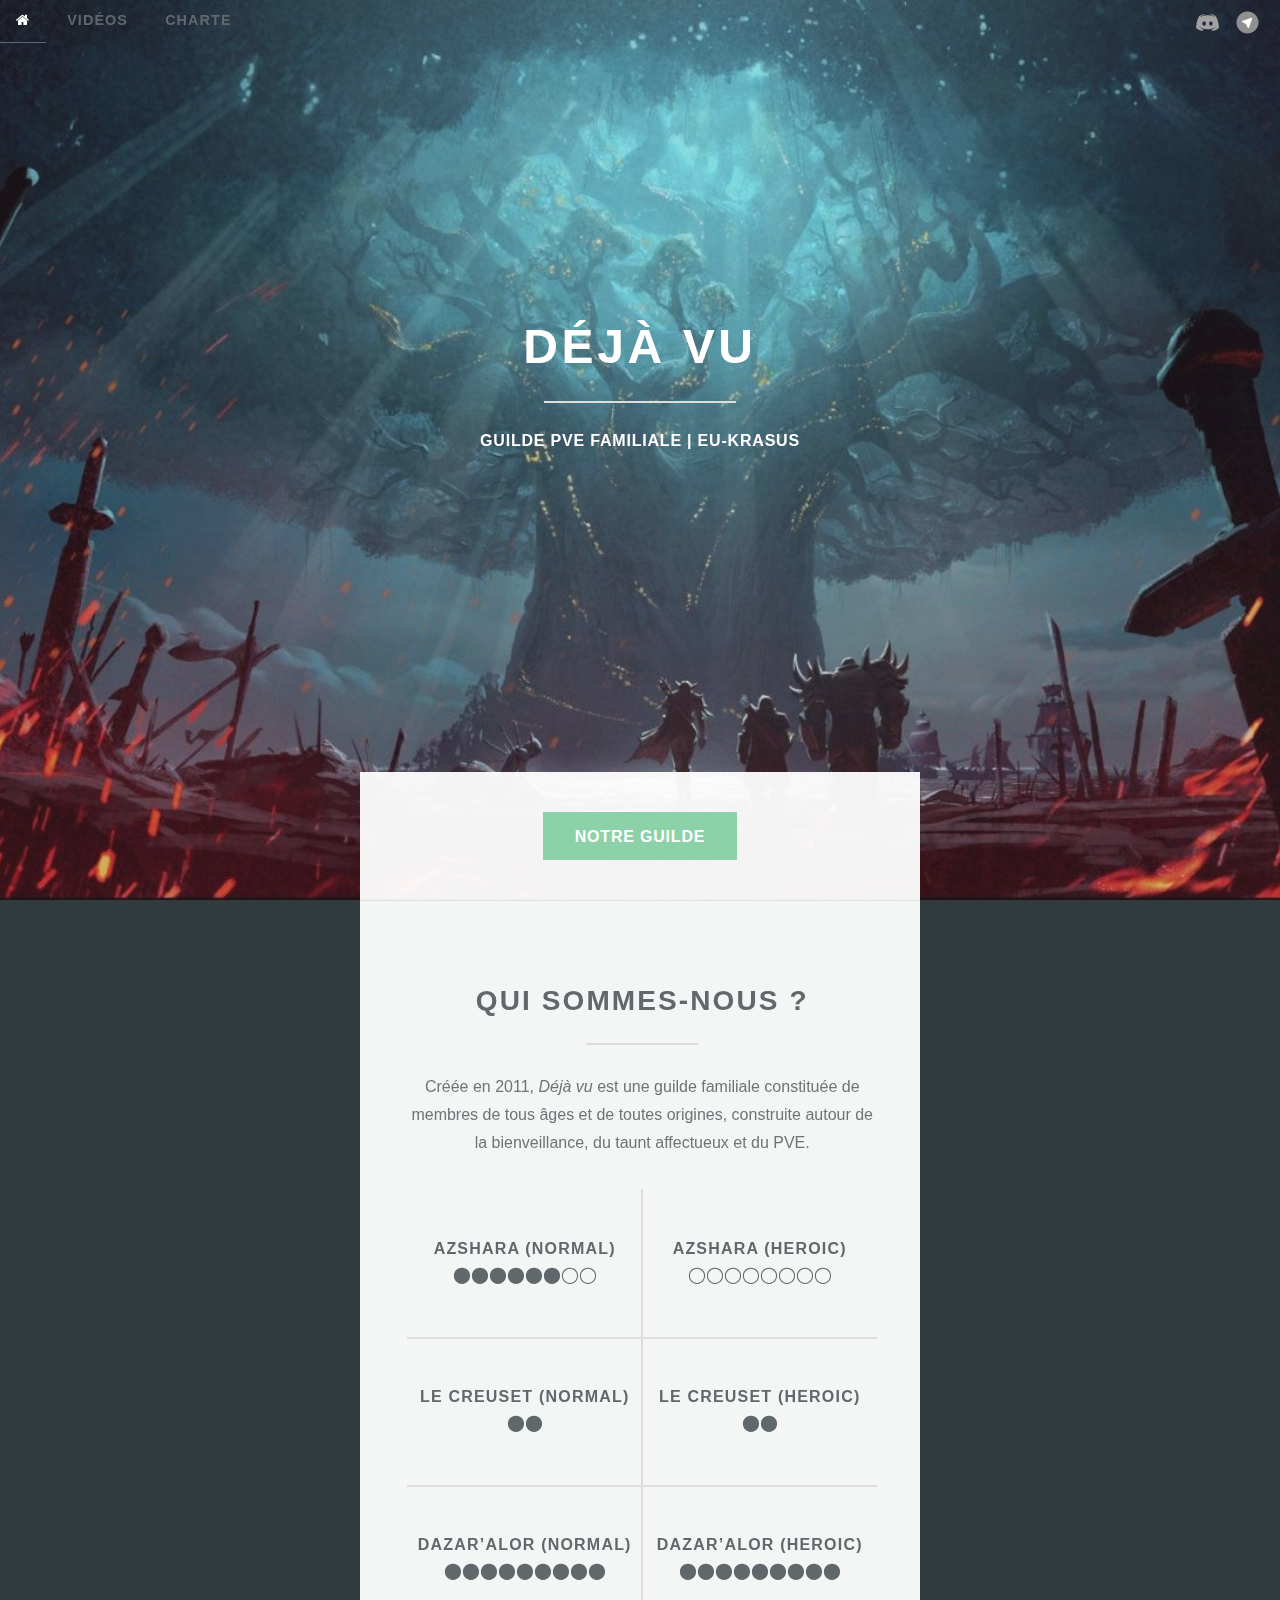
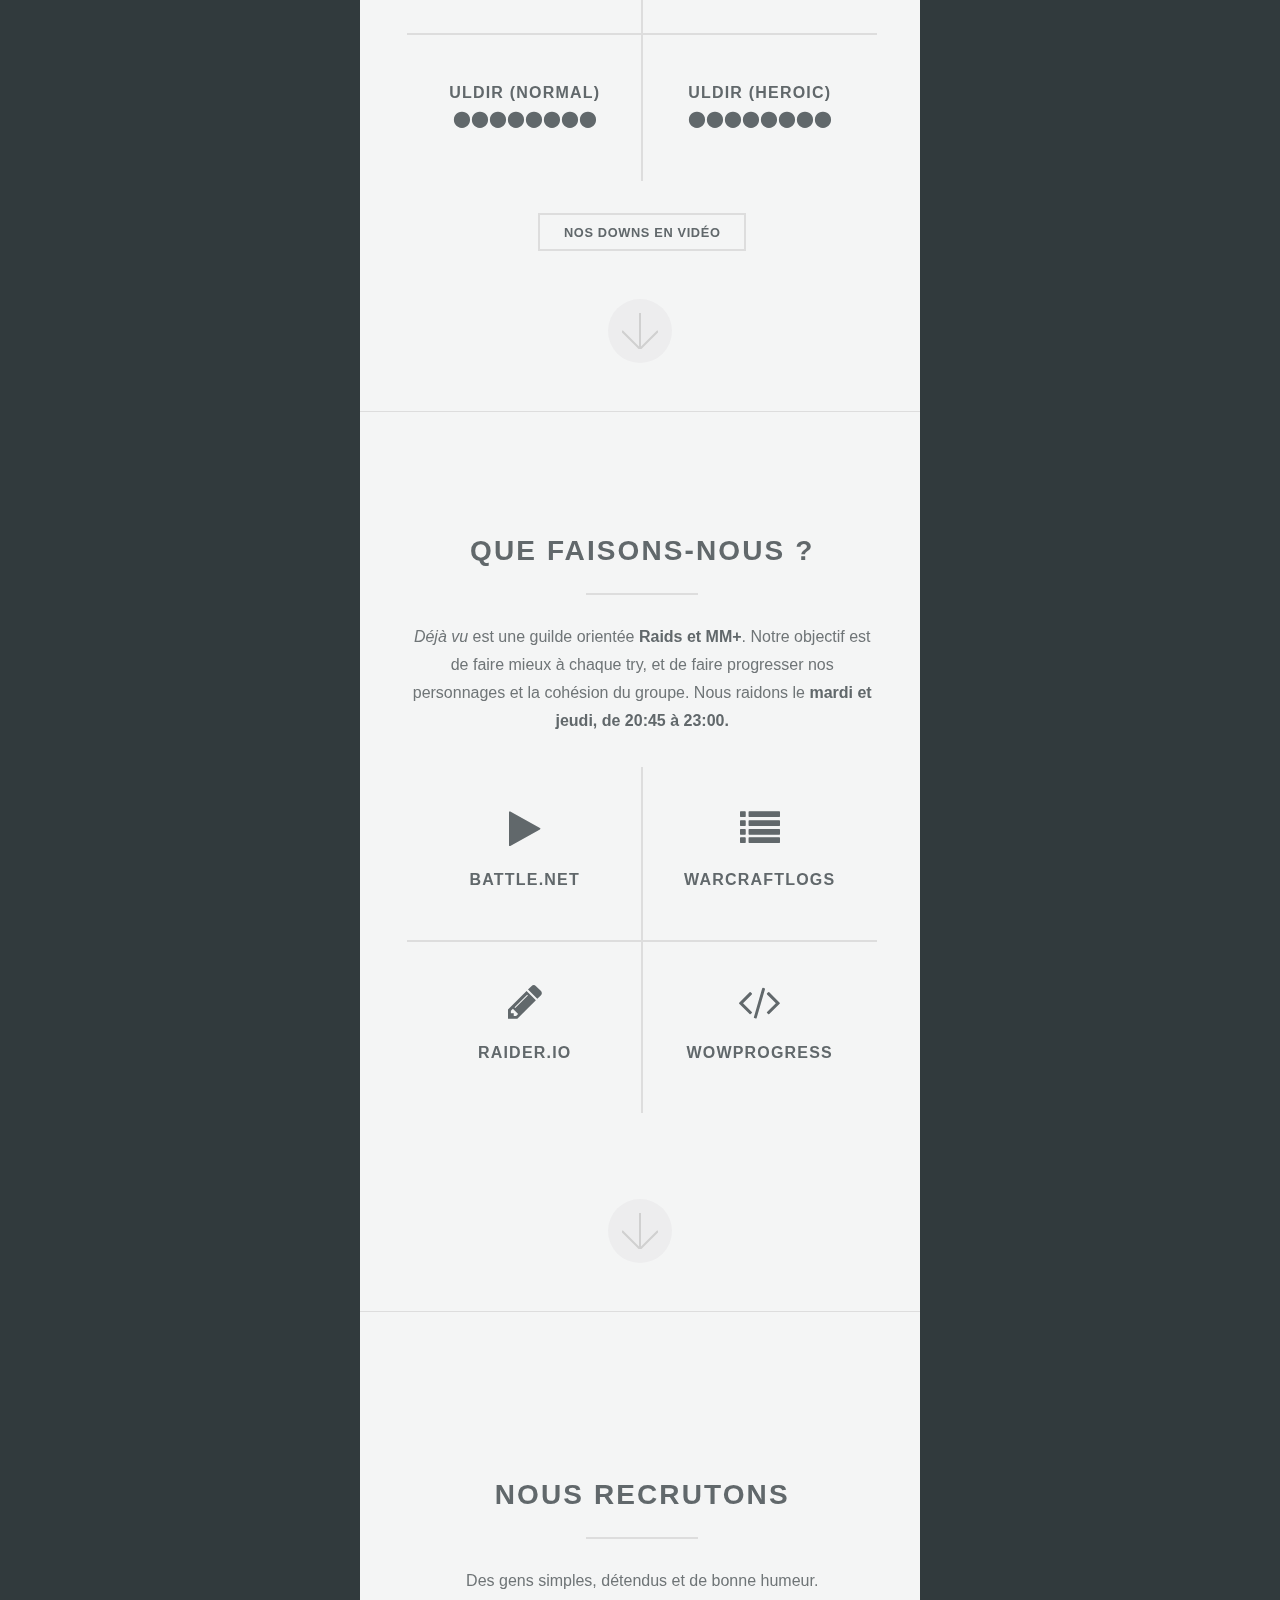
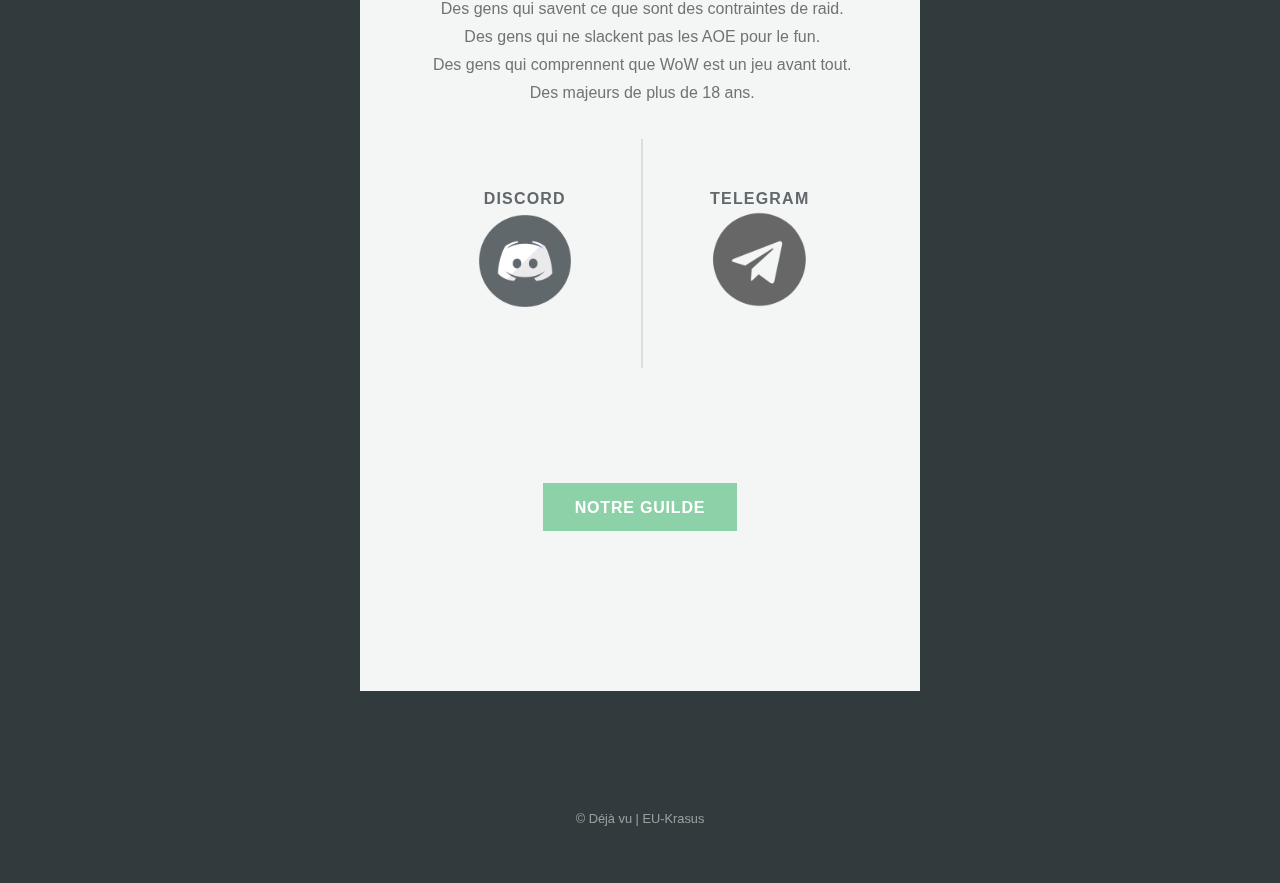
<file: index.html>
<!DOCTYPE HTML>
<!--
  Highlights by HTML5 UP
  html5up.net | @ajlkn
  Free for personal and commercial use under the CCA 3.0 license (html5up.net/license)
-->
<html>
  <head>
    <title>Déjà vu | Krasus</title>
    <meta charset="utf-8" />
    <meta name="viewport" content="width=device-width, initial-scale=1, user-scalable=no" />
    <link rel="stylesheet" href="assets/css/main.css" />
        <link rel="icon" type="image/png" href="images/dejavu-logo.png" />
  </head>
  <body class="is-preload">

    <!-- Navigation bar -->
            <nav class="navibar">
        <div class="navleft">
          <h4>
            <a href="#" style="border-bottom: 1px solid #61686b"><i class="icon fa-home"></i></a>
             <a href="./pages/videos/index.html">Vidéos</a>
             <a href="">Charte</a>
          </h4>
        </div>
        <div class="navright">
          <h4>
            <a href="https://discord.gg/dx2JhQP">
          <img src="images/discord-color.png" title="Déjà vu | Discord" style="width:25px;height:25px;">
            </a>
             <a href="https://t.me/joinchat/C3DW2lCmJsIfgp67DYXGvw">
          <img src="images/telegram-color.png" title="Déjà vu | Telegram" style="width:25px;height:25px;">
            </a>
           </h4>
        </div>
            </nav>

    <!-- Header -->
      <section id="header">
        <header class="major">
          <h1>Déjà vu</h1>
          <p>Guilde PVE familiale | EU-Krasus</a></p>
        </header>
        <div class="container">
          <ul class="actions special">
            <li><a href="#one" class="button primary scrolly">Notre guilde</a></li>
          </ul>
        </div>
      </section>

    <!-- One -->
      <section id="one" class="main special">
        <div class="container">
          <span class="image fit primary"><img src="images/pic01.jpg" alt="" /></span>
          <div class="content">
            <header class="major">
              <h2>Qui sommes-nous ?</h2>
            </header>
            <p>Créée en 2011, <i>Déjà vu</i> est une guilde familiale constituée de membres de tous âges et de toutes origines, construite autour de la bienveillance, du taunt affectueux et du PVE.</p>
                             <ul class="icons-grid">
              <li>
                                <h3><span>Azshara (Normal)</span></h3>
                                <span><a target="_blank" href="" title="Commandant Abyssal Sivara (Normal) | 2019-07-11">⬤</a><a target="_blank" href="#" title="Béhémot des flots noirs (Normal) | 2019-07-11">⬤</a><a target="_blank" href="" title="Radiance d'Azshara (Normal) | 2019-07-11">⬤</a><a target="_blank" href="" title="Dame Priscilla Corsandre (Normal) | 2019-07-11">⬤</a><a target="_blank" href="" title="Orgozoa (Normal) | 2019-07-11">⬤</a><a target="_blank" href="" title="La Cour de la Reine (Normal) | 2019-07-11">⬤</a><a target="_blank" href="" title="Za'qul (Normal) | 2019--">◯</a><a target="_blank" href="#" title="Reine Azshara (Normal) | 2019--">◯</a></span>
              </li>
              <li>
                                <h3><span>Azshara (Heroic)</span></h3>
                                <span><a target="_blank" href="" title="Commandant Abyssal Sivara (Heroic) | 2019--">◯</a><a target="_blank" href="#" title="Béhémot des flots noirs (Heroic) | 2019--">◯</a><a target="_blank" href="" title="Radiance d'Azshara (Normal) | 2019--">◯</a><a target="_blank" href="" title="Dame Priscilla Corsandre (Heroic) | 2019--">◯</a><a target="_blank" href="" title="Orgozoa (Heroic) | 2019--">◯</a><a target="_blank" href="" title="La Cour de la Reine (Heroic) | 2019--">◯</a><a target="_blank" href="" title="Za'qul (Heroic) | 2019--">◯</a><a target="_blank" href="#" title="Reine Azshara (Heroic) | 2019--">◯</a></span>
              </li>
              <li>
                                <h3><span>Le Creuset (Normal)</span></h3>
                                <span><a target="_blank" href="" title="La cabale insatiable (Normal) | 2019-04-18">⬤</a><a target="_blank" href="#" title="Uu’nat, héraut du Vide (Normal) | 2019-04-18">⬤</a></span>
              </li>
              <li>
                                <h3><span>Le Creuset (Heroic)</span></h3>
                                <span><a target="_blank" href="" title="La cabale insatiable (Heroic) | 2019-06-25">⬤</a><a target="_blank" href="#" title="Uu’nat, héraut du Vide (Heroic) | 2019-07-09">⬤</a></span>
              </li>
              <li>
                                <h3><span>Dazar’alor (Normal)</span></h3>
                                <span><a target="_blank" href="" title="Champion de la Lumière (Normal) | 2019-01-24">⬤</a><a target="_blank" href="#" title="Maîtres du jadefeu Manceroy et Mestrah (Normal) | 2019-01-24">⬤</a><a target="_blank" href="" title="Grong, le seigneur de la jungle (Normal) | 2019-01-24">⬤</a><a target="_blank" href="" title="Opulence (Normal) | 2019-01-30">⬤</a><a target="_blank" href="" title="Conseil des Élus (Normal) | 2019-01-30">⬤</a><a target="_blank" href="" title="Roi Rastakhan (Normal) | 2019-02-06">⬤</a><a target="_blank" href="" title="Grand Bricoleur Mekkanivelle (Normal) | 2019-02-12">⬤</a><a target="_blank" href="#" title="Rempart tempétueux (Normal) | 2019-02-19">⬤</a><a target="_blank" href="#" title="Dame Jaina Portvaillant (Normal) | 2019-02-21">⬤</a></span>
              </li>
              <li>
                                <h3><span>Dazar’alor (Heroic)</span></h3>
                                <span><a target="_blank" href="" title="Champion de la Lumière (Heroic) | 2019-02-14">⬤</a><a target="_blank" href="#" title="Maîtres du jadefeu Manceroy et Mestrah (Heroic) | 2019-02-28">⬤</a><a target="_blank" href="" title="Grong, le seigneur de la jungle (Normal) | 2019-02-05">⬤</a><a target="_blank" href="" title="Opulence (Heroic) | 2019-02-07">⬤</a><a target="_blank" href="" title="Conseil des Élus (Heroic) | 2019-03-19">⬤</a><a target="_blank" href="" title="Roi Rastakhan (Heroic) | 2019-04-09">⬤</a><a target="_blank" href="" title="Grand Bricoleur Mekkanivelle (Heroic) | 2019-05-21">⬤</a><a target="_blank" href="#" title="Rempart tempétueux (Heroic) | 2019-05-23">⬤</a><a target="_blank" href="#" title="Dame Jaina Portvaillant (Heroic) | 2019-06-13">⬤</a></span>
              </li>
              <li>
                                <h3><span>Uldir (Normal)</span></h3>
                                <span><a target="_blank" href="#" title="Taloc (Normal) | 2018-10-04">⬤</a><a target="_blank" href="#" title="DAME (Normal) | 2018-10-04">⬤</a><a target="_blank" href="#" title="Dévoreur fétide (Normal) | 2018-10-04">⬤</a><a target="_blank" href="#" title="Zek'voz (Normal) | 2018-10-04">⬤</a><a target="_blank" href="#" title="Vectis (Normal) | 2018-10-09">⬤</a><a target="_blank" href="#" title="Zul (Normal) | 2018-10-23">⬤</a><a target="_blank" href="#" title="Mythrax (Normal) | 2018-10-30">⬤</a><a target="_blank" href="#" title="G'huun (Normal) | 2018-11-06">⬤</a></span>
              </li>
              <li>
                                <h3><span>Uldir (Heroic)</span></h3>
                                <span><a target="_blank" href="https://youtu.be/N-NeASnmmHc" title="Taloc (Heroic) | 2018-10-16">⬤</a><a target="_blank" href="#" title="DAME (Heroic) | 2018-10-16">⬤</a><a target="_blank" href="https://youtu.be/ZGjt_FMO7Nw" title="Dévoreur fétide (Heroic) | 2018-11-06">⬤</a><a target="_blank" href="https://youtu.be/8KSFFfscDOA" title="Vectis (Heroic) | 2018-11-13">⬤</a><a target="_blank" href="https://youtu.be/85dafSfQOew" title="Zek'voz (Heroic) | 2018-11-27">⬤</a><a target="_blank" href="https://youtu.be/jrO5n_X6Dzw" title="Zul (Heroic) | 2019-01-08">⬤</a><a target="_blank" href="https://youtu.be/Ba7vTWl0fBA" title="Mythrax (Heroic) | 2019-01-10">⬤</a><a target="_blank" href="#" title="G'huun (Heroic) | 2019-01-18">⬤</a></span>
              </li>
            </ul>
          <ul class="actions special">
            <li><a href="pages/videos/index.html" class="button small">Nos downs en vidéo</a></li>
          </ul>
          </div>
          <a href="#two" class="goto-next scrolly">Next</a>
        </div>
      </section>

    <!-- Two -->
      <section id="two" class="main special">
        <div class="container">
          <span class="image fit primary"><img src="images/pic01.jpg" alt="" /></span>
          <div class="content">
            <header class="major">
              <h2>Que faisons-nous ?</h2>
            </header>
                        <p><i>Déjà vu</i> est une guilde orientée <b>Raids et MM+</b>. Notre objectif est de faire mieux à chaque try, et de faire progresser nos personnages et la cohésion du groupe. Nous raidons le <b>mardi et jeudi, de 20:45 à 23:00.</b>
            <ul class="icons-grid">
              <li>
                <a target="_blank" href="http://eu.battle.net/wow/fr/guild/krasus/D%C3%A9j%C3%A0%20vu/"><span class="icon major fa-play"></span>
                <h3>Battle.net</h3></a>
              </li>
              <li>
                <a target="_blank" href="https://www.warcraftlogs.com/guild/reports-list/70836/"><span class="icon major fa-list"></span>
                <h3>Warcraftlogs</h3></a>
              </li>
              <li>
                <a target="_blank" href="https://raider.io/guilds/eu/krasus/D%C3%A9j%C3%A0%20vu"><span class="icon major fa-pencil"></span>
                <h3>Raider.io</h3></a>
              </li>
              <li>
                <a target="_blank" href="https://www.wowprogress.com/guild/eu/krasus/D%C3%A9j%C3%A0+vu"><span class="icon major fa-code"></span>
                <h3>WoWProgress</h3></a>
              </li>
            </ul>
          </div>
          <a href="#three" class="goto-next scrolly">Next</a>
        </div>
      </section>

    <!-- Three -->
      <section id="three" class="main special">
        <div class="container">
          <span class="image fit primary"><img src="images/pic01.jpg" alt="" /></span>
          <div class="content">
            <header class="major">
              <h2>Nous recrutons</h2>
            </header>
            <p>
              Des gens simples, détendus et de bonne humeur.</br>
              Des gens qui savent ce que sont des contraintes de raid.</br>
              Des gens qui ne slackent pas les AOE pour le fun.</br>
              Des gens qui comprennent que WoW est un jeu avant tout.</br>
              Des majeurs de plus de 18 ans.
            </p>
                             <ul class="icons-grid">
              <li>
              <h3>Discord</h3>
               <a href="https://discord.gg/dx2JhQP">
                <img src="images/discord.png" title="" style="width:100px;height:100px;border:0;">
              </a>
              </li>
              <li>
              <h3>Telegram</h3>
               <a href="https://t.me/joinchat/C3DW2lCmJsIfgp67DYXGvw">
                <img src="images/telegram.png" title="" style="width:100px;height:100px;border:0;">
              </a>
              </li>
            </ul>
          </div>
          <ul class="actions special">
            <li><a href="#one" class="button primary scrolly">Notre guilde</a></li>
          </ul>
        </div>
      </section>

    <!-- Footer -->
      <section id="footer">

        <footer>
          <ul class="copyright">
            <li>&copy; Déjà vu | EU-Krasus</li>
          </ul>
        </footer>
      </section>

    <!-- Scripts -->
      <script src="assets/js/jquery.min.js"></script>
      <script src="assets/js/jquery.scrollex.min.js"></script>
      <script src="assets/js/jquery.scrolly.min.js"></script>
      <script src="assets/js/browser.min.js"></script>
      <script src="assets/js/breakpoints.min.js"></script>
      <script src="assets/js/util.js"></script>
      <script src="assets/js/main.js"></script>

  </body>
</html>
</file>
<file: assets/css/main.css>
@import url("font-awesome.min.css");
@import url("menubar.css");
@import url("../fonts/font-awesome");

/*
  Highlights by HTML5 UP
  html5up.net | @ajlkn
  Free for personal and commercial use under the CCA 3.0 license (html5up.net/license)
*/

html, body, div, span, applet, object,
iframe, h1, h2, h3, h4, h5, h6, p, blockquote,
pre, a, abbr, acronym, address, big, cite,
code, del, dfn, em, img, ins, kbd, q, s, samp,
small, strike, strong, sub, sup, tt, var, b,
u, i, center, dl, dt, dd, ol, ul, li, fieldset,
form, label, legend, table, caption, tbody,
tfoot, thead, tr, th, td, article, aside,
canvas, details, embed, figure, figcaption,
footer, header, hgroup, menu, nav, output, ruby,
section, summary, time, mark, audio, video {
  margin: 0;
  padding: 0;
  border: 0;
  font-size: 100%;
  font: inherit;
  vertical-align: baseline;}

article, aside, details, figcaption, figure,
footer, header, hgroup, menu, nav, section {
  display: block;}

body {
  line-height: 1;
}

ol, ul {
  list-style: none;
}

blockquote, q {
  quotes: none;
}

  blockquote:before, blockquote:after, q:before, q:after {
    content: '';
    content: none;
  }

table {
  border-collapse: collapse;
  border-spacing: 0;
}

body {
  -webkit-text-size-adjust: none;
}

mark {
  background-color: transparent;
  color: inherit;
}

input::-moz-focus-inner {
  border: 0;
  padding: 0;
}

input, select, textarea {
  -moz-appearance: none;
  -webkit-appearance: none;
  -ms-appearance: none;
  appearance: none;
}

/* Basic */

  html {
    box-sizing: border-box;
  }

  *, *:before, *:after {
    box-sizing: inherit;
  }

  html {
    background-color: #313a3d;
    background-attachment: fixed,						fixed;
    background-image: url("images/overlay.png"), url("../../images/bg.jpg");
    background-position: top left,					center center;
    background-repeat: repeat,						none;
    background-size: auto,						cover;
  }

  html.is-preload *, html.is-preload *:before, html.is-preload *:after {
    -moz-animation: none !important;
    -webkit-animation: none !important;
    -ms-animation: none !important;
    animation: none !important;
    -moz-transition: none !important;
    -webkit-transition: none !important;
    -ms-transition: none !important;
    transition: none !important;
  }

  html.is-touch {
    height: 100vh;
    overflow: hidden;
  }

    html.is-touch #wrapper {
      -webkit-backface-visibility: hidden;
      -webkit-overflow-scrolling: touch;
      -webkit-transform: translate3d(0, 0, 0);
      height: 100vh;
      overflow: auto;
    }

  body, input, select, textarea {
    color: #6f7577;
    font-family: "Raleway", "Helvetica", sans-serif;
    font-size: 15pt;
    font-weight: 400;
    line-height: 1.75em;
  }

  a {
    -moz-transition: color 0.2s ease-in-out, border-bottom-color 0.2s ease-in-out;
    -webkit-transition: color 0.2s ease-in-out, border-bottom-color 0.2s ease-in-out;
    -ms-transition: color 0.2s ease-in-out, border-bottom-color 0.2s ease-in-out;
    transition: color 0.2s ease-in-out, border-bottom-color 0.2s ease-in-out;
    border-bottom: dotted 0px;
    color: #61686b;
    text-decoration: none;
  }

    a:hover {
      border-bottom-color: transparent;
      color: #61686b;
      text-decoration: none;
    }

  strong, b {
    color: #61686b;
    font-weight: 700;
  }

  em, i {
    font-style: italic;
  }

  p {
    margin: 0 0 2em 0;
  }

  h1, h2, h3, h4, h5, h6 {
    color: #61686b;
    font-weight: 800;
    letter-spacing: 0.075em;
    line-height: 1em;
    margin: 0 0 1em 0;
    text-transform: uppercase;
  }

    h1 a, h2 a, h3 a, h4 a, h5 a, h6 a {
      color: inherit;
      text-decoration: none;
    }

  h6 {
    color: #61686b;
    font-weight: 300;
    letter-spacing: 0.05em;
    line-height: 1em;
    margin: 0 0 1em 0;
    text-transform: uppercase;
  }

  h2 {
    font-size: 1.75em;
    line-height: 1.5em;
  }

  h3 {
    font-size: 1em;
    line-height: 1.5em;
  }

  h4 {
    font-size: 0.9em;
    line-height: 1.5em;
  }

  h5 {
    font-size: 0.8em;
    line-height: 1.5em;
  }

  h6 {
    font-size: 0.5em;
    line-height: 1.5em;
  }

  sub {
    font-size: 0.8em;
    position: relative;
    top: 0.5em;
  }

  sup {
    font-size: 0.8em;
    position: relative;
    top: -0.5em;
  }

  hr {
    border: 0;
    border-bottom: solid 1px #dddddd;
    margin: 2em 0;
  }

    hr.major {
      margin: 3em 0;
    }

  blockquote {
    border-left: solid 6px #dddddd;
    font-style: italic;
    margin: 0 0 2em 0;
    padding: 0.5em 0 0.5em 1.5em;
  }

  code {
    background: rgba(144, 144, 144, 0.075);
    font-family: "Courier New", monospace;
    font-size: 0.9em;
    margin: 0 0.25em;
    padding: 0.25em 0.65em;
  }

  pre {
    -webkit-overflow-scrolling: touch;
    font-family: "Courier New", monospace;
    font-size: 0.9em;
    margin: 0 0 2em 0;
  }

    pre code {
      display: block;
      line-height: 1.75em;
      padding: 1em 1.5em;
      overflow-x: auto;
    }

  .align-left {
    text-align: left;
  }

  .align-center {
    text-align: center;
  }

  .align-right {
    text-align: right;
  }

/* Container */

  .container {
    margin: 0 auto;
    max-width: calc(100% - 4em);
    width: 35em;
  }

    .container.xsmall {
      width: 8.75em;
    }

    .container.small {
      width: 17.5em;
    }

    .container.medium {
      width: 26.25em;
    }

    .container.large {
      width: 43.75em;
    }

    .container.xlarge {
      width: 52.5em;
    }

    .container.max {
      width: 100%;
    }

    @media screen and (max-width: 980px) {

      .container {
        width: 80% !important;
        max-width: 100% !important;
      }

    }

    @media screen and (max-width: 480px) {

      .container {
        width: 100% !important;
      }

    }

/* Row */

  .row {
    display: flex;
    flex-wrap: wrap;
    box-sizing: border-box;
    align-items: stretch;
  }

    .row > * {
      box-sizing: border-box;
    }

    .row.gtr-uniform > * > :last-child {
      margin-bottom: 0;
    }

    .row.aln-left {
      justify-content: flex-start;
    }

    .row.aln-center {
      justify-content: center;
    }

    .row.aln-right {
      justify-content: flex-end;
    }

    .row.aln-top {
      align-items: flex-start;
    }

    .row.aln-middle {
      align-items: center;
    }

    .row.aln-bottom {
      align-items: flex-end;
    }

    .row > .imp {
      order: -1;
    }

    .row > .col-1 {
      width: 8.3333333333%;
    }

    .row > .off-1 {
      margin-left: 8.3333333333%;
    }

    .row > .col-2 {
      width: 16.6666666667%;
    }

    .row > .off-2 {
      margin-left: 16.6666666667%;
    }

    .row > .col-3 {
      width: 25%;
    }

    .row > .off-3 {
      margin-left: 25%;
    }

    .row > .col-4 {
      width: 33.3333333333%;
    }

    .row > .off-4 {
      margin-left: 33.3333333333%;
    }

    .row > .col-5 {
      width: 41.6666666667%;
    }

    .row > .off-5 {
      margin-left: 41.6666666667%;
    }

    .row > .col-6 {
      width: 50%;
    }

    .row > .off-6 {
      margin-left: 50%;
    }

    .row > .col-7 {
      width: 58.3333333333%;
    }

    .row > .off-7 {
      margin-left: 58.3333333333%;
    }

    .row > .col-8 {
      width: 66.6666666667%;
    }

    .row > .off-8 {
      margin-left: 66.6666666667%;
    }

    .row > .col-9 {
      width: 75%;
    }

    .row > .off-9 {
      margin-left: 75%;
    }

    .row > .col-10 {
      width: 83.3333333333%;
    }

    .row > .off-10 {
      margin-left: 83.3333333333%;
    }

    .row > .col-11 {
      width: 91.6666666667%;
    }

    .row > .off-11 {
      margin-left: 91.6666666667%;
    }

    .row > .col-12 {
      width: 100%;
    }

    .row > .off-12 {
      margin-left: 100%;
    }

    .row.gtr-0 {
      margin-top: 0;
      margin-left: 0em;
    }

      .row.gtr-0 > * {
        padding: 0 0 0 0em;
      }

      .row.gtr-0.gtr-uniform {
        margin-top: 0em;
      }

        .row.gtr-0.gtr-uniform > * {
          padding-top: 0em;
        }

    .row.gtr-25 {
      margin-top: 0;
      margin-left: -0.375em;
    }

      .row.gtr-25 > * {
        padding: 0 0 0 0.375em;
      }

      .row.gtr-25.gtr-uniform {
        margin-top: -0.375em;
      }

        .row.gtr-25.gtr-uniform > * {
          padding-top: 0.375em;
        }

    .row.gtr-50 {
      margin-top: 0;
      margin-left: -0.75em;
    }

      .row.gtr-50 > * {
        padding: 0 0 0 0.75em;
      }

      .row.gtr-50.gtr-uniform {
        margin-top: -0.75em;
      }

        .row.gtr-50.gtr-uniform > * {
          padding-top: 0.75em;
        }

    .row {
      margin-top: 0;
      margin-left: -1.5em;
    }

      .row > * {
        padding: 0 0 0 1.5em;
      }

      .row.gtr-uniform {
        margin-top: -1.5em;
      }

        .row.gtr-uniform > * {
          padding-top: 1.5em;
        }

    .row.gtr-150 {
      margin-top: 0;
      margin-left: -2.25em;
    }

      .row.gtr-150 > * {
        padding: 0 0 0 2.25em;
      }

      .row.gtr-150.gtr-uniform {
        margin-top: -2.25em;
      }

        .row.gtr-150.gtr-uniform > * {
          padding-top: 2.25em;
        }

    .row.gtr-200 {
      margin-top: 0;
      margin-left: -3em;
    }

      .row.gtr-200 > * {
        padding: 0 0 0 3em;
      }

      .row.gtr-200.gtr-uniform {
        margin-top: -3em;
      }

        .row.gtr-200.gtr-uniform > * {
          padding-top: 3em;
        }

    @media screen and (max-width: 1680px) {

      .row {
        display: flex;
        flex-wrap: wrap;
        box-sizing: border-box;
        align-items: stretch;
      }

        .row > * {
          box-sizing: border-box;
        }

        .row.gtr-uniform > * > :last-child {
          margin-bottom: 0;
        }

        .row.aln-left {
          justify-content: flex-start;
        }

        .row.aln-center {
          justify-content: center;
        }

        .row.aln-right {
          justify-content: flex-end;
        }

        .row.aln-top {
          align-items: flex-start;
        }

        .row.aln-middle {
          align-items: center;
        }

        .row.aln-bottom {
          align-items: flex-end;
        }

        .row > .imp-large {
          order: -1;
        }

        .row > .col-1-large {
          width: 8.3333333333%;
        }

        .row > .off-1-large {
          margin-left: 8.3333333333%;
        }

        .row > .col-2-large {
          width: 16.6666666667%;
        }

        .row > .off-2-large {
          margin-left: 16.6666666667%;
        }

        .row > .col-3-large {
          width: 25%;
        }

        .row > .off-3-large {
          margin-left: 25%;
        }

        .row > .col-4-large {
          width: 33.3333333333%;
        }

        .row > .off-4-large {
          margin-left: 33.3333333333%;
        }

        .row > .col-5-large {
          width: 41.6666666667%;
        }

        .row > .off-5-large {
          margin-left: 41.6666666667%;
        }

        .row > .col-6-large {
          width: 50%;
        }

        .row > .off-6-large {
          margin-left: 50%;
        }

        .row > .col-7-large {
          width: 58.3333333333%;
        }

        .row > .off-7-large {
          margin-left: 58.3333333333%;
        }

        .row > .col-8-large {
          width: 66.6666666667%;
        }

        .row > .off-8-large {
          margin-left: 66.6666666667%;
        }

        .row > .col-9-large {
          width: 75%;
        }

        .row > .off-9-large {
          margin-left: 75%;
        }

        .row > .col-10-large {
          width: 83.3333333333%;
        }

        .row > .off-10-large {
          margin-left: 83.3333333333%;
        }

        .row > .col-11-large {
          width: 91.6666666667%;
        }

        .row > .off-11-large {
          margin-left: 91.6666666667%;
        }

        .row > .col-12-large {
          width: 100%;
        }

        .row > .off-12-large {
          margin-left: 100%;
        }

        .row.gtr-0 {
          margin-top: 0;
          margin-left: 0em;
        }

          .row.gtr-0 > * {
            padding: 0 0 0 0em;
          }

          .row.gtr-0.gtr-uniform {
            margin-top: 0em;
          }

            .row.gtr-0.gtr-uniform > * {
              padding-top: 0em;
            }

        .row.gtr-25 {
          margin-top: 0;
          margin-left: -0.375em;
        }

          .row.gtr-25 > * {
            padding: 0 0 0 0.375em;
          }

          .row.gtr-25.gtr-uniform {
            margin-top: -0.375em;
          }

            .row.gtr-25.gtr-uniform > * {
              padding-top: 0.375em;
            }

        .row.gtr-50 {
          margin-top: 0;
          margin-left: -0.75em;
        }

          .row.gtr-50 > * {
            padding: 0 0 0 0.75em;
          }

          .row.gtr-50.gtr-uniform {
            margin-top: -0.75em;
          }

            .row.gtr-50.gtr-uniform > * {
              padding-top: 0.75em;
            }

        .row {
          margin-top: 0;
          margin-left: -1.5em;
        }

          .row > * {
            padding: 0 0 0 1.5em;
          }

          .row.gtr-uniform {
            margin-top: -1.5em;
          }

            .row.gtr-uniform > * {
              padding-top: 1.5em;
            }

        .row.gtr-150 {
          margin-top: 0;
          margin-left: -2.25em;
        }

          .row.gtr-150 > * {
            padding: 0 0 0 2.25em;
          }

          .row.gtr-150.gtr-uniform {
            margin-top: -2.25em;
          }

            .row.gtr-150.gtr-uniform > * {
              padding-top: 2.25em;
            }

        .row.gtr-200 {
          margin-top: 0;
          margin-left: -3em;
        }

          .row.gtr-200 > * {
            padding: 0 0 0 3em;
          }

          .row.gtr-200.gtr-uniform {
            margin-top: -3em;
          }

            .row.gtr-200.gtr-uniform > * {
              padding-top: 3em;
            }

    }

    @media screen and (max-width: 980px) {

      .row {
        display: flex;
        flex-wrap: wrap;
        box-sizing: border-box;
        align-items: stretch;
      }

        .row > * {
          box-sizing: border-box;
        }

        .row.gtr-uniform > * > :last-child {
          margin-bottom: 0;
        }

        .row.aln-left {
          justify-content: flex-start;
        }

        .row.aln-center {
          justify-content: center;
        }

        .row.aln-right {
          justify-content: flex-end;
        }

        .row.aln-top {
          align-items: flex-start;
        }

        .row.aln-middle {
          align-items: center;
        }

        .row.aln-bottom {
          align-items: flex-end;
        }

        .row > .imp-medium {
          order: -1;
        }

        .row > .col-1-medium {
          width: 8.3333333333%;
        }

        .row > .off-1-medium {
          margin-left: 8.3333333333%;
        }

        .row > .col-2-medium {
          width: 16.6666666667%;
        }

        .row > .off-2-medium {
          margin-left: 16.6666666667%;
        }

        .row > .col-3-medium {
          width: 25%;
        }

        .row > .off-3-medium {
          margin-left: 25%;
        }

        .row > .col-4-medium {
          width: 33.3333333333%;
        }

        .row > .off-4-medium {
          margin-left: 33.3333333333%;
        }

        .row > .col-5-medium {
          width: 41.6666666667%;
        }

        .row > .off-5-medium {
          margin-left: 41.6666666667%;
        }

        .row > .col-6-medium {
          width: 50%;
        }

        .row > .off-6-medium {
          margin-left: 50%;
        }

        .row > .col-7-medium {
          width: 58.3333333333%;
        }

        .row > .off-7-medium {
          margin-left: 58.3333333333%;
        }

        .row > .col-8-medium {
          width: 66.6666666667%;
        }

        .row > .off-8-medium {
          margin-left: 66.6666666667%;
        }

        .row > .col-9-medium {
          width: 75%;
        }

        .row > .off-9-medium {
          margin-left: 75%;
        }

        .row > .col-10-medium {
          width: 83.3333333333%;
        }

        .row > .off-10-medium {
          margin-left: 83.3333333333%;
        }

        .row > .col-11-medium {
          width: 91.6666666667%;
        }

        .row > .off-11-medium {
          margin-left: 91.6666666667%;
        }

        .row > .col-12-medium {
          width: 100%;
        }

        .row > .off-12-medium {
          margin-left: 100%;
        }

        .row.gtr-0 {
          margin-top: 0;
          margin-left: 0em;
        }

          .row.gtr-0 > * {
            padding: 0 0 0 0em;
          }

          .row.gtr-0.gtr-uniform {
            margin-top: 0em;
          }

            .row.gtr-0.gtr-uniform > * {
              padding-top: 0em;
            }

        .row.gtr-25 {
          margin-top: 0;
          margin-left: -0.375em;
        }

          .row.gtr-25 > * {
            padding: 0 0 0 0.375em;
          }

          .row.gtr-25.gtr-uniform {
            margin-top: -0.375em;
          }

            .row.gtr-25.gtr-uniform > * {
              padding-top: 0.375em;
            }

        .row.gtr-50 {
          margin-top: 0;
          margin-left: -0.75em;
        }

          .row.gtr-50 > * {
            padding: 0 0 0 0.75em;
          }

          .row.gtr-50.gtr-uniform {
            margin-top: -0.75em;
          }

            .row.gtr-50.gtr-uniform > * {
              padding-top: 0.75em;
            }

        .row {
          margin-top: 0;
          margin-left: -1.5em;
        }

          .row > * {
            padding: 0 0 0 1.5em;
          }

          .row.gtr-uniform {
            margin-top: -1.5em;
          }

            .row.gtr-uniform > * {
              padding-top: 1.5em;
            }

        .row.gtr-150 {
          margin-top: 0;
          margin-left: -2.25em;
        }

          .row.gtr-150 > * {
            padding: 0 0 0 2.25em;
          }

          .row.gtr-150.gtr-uniform {
            margin-top: -2.25em;
          }

            .row.gtr-150.gtr-uniform > * {
              padding-top: 2.25em;
            }

        .row.gtr-200 {
          margin-top: 0;
          margin-left: -3em;
        }

          .row.gtr-200 > * {
            padding: 0 0 0 3em;
          }

          .row.gtr-200.gtr-uniform {
            margin-top: -3em;
          }

            .row.gtr-200.gtr-uniform > * {
              padding-top: 3em;
            }

    }

    @media screen and (max-width: 736px) {

      .row {
        display: flex;
        flex-wrap: wrap;
        box-sizing: border-box;
        align-items: stretch;
      }

        .row > * {
          box-sizing: border-box;
        }

        .row.gtr-uniform > * > :last-child {
          margin-bottom: 0;
        }

        .row.aln-left {
          justify-content: flex-start;
        }

        .row.aln-center {
          justify-content: center;
        }

        .row.aln-right {
          justify-content: flex-end;
        }

        .row.aln-top {
          align-items: flex-start;
        }

        .row.aln-middle {
          align-items: center;
        }

        .row.aln-bottom {
          align-items: flex-end;
        }

        .row > .imp-small {
          order: -1;
        }

        .row > .col-1-small {
          width: 8.3333333333%;
        }

        .row > .off-1-small {
          margin-left: 8.3333333333%;
        }

        .row > .col-2-small {
          width: 16.6666666667%;
        }

        .row > .off-2-small {
          margin-left: 16.6666666667%;
        }

        .row > .col-3-small {
          width: 25%;
        }

        .row > .off-3-small {
          margin-left: 25%;
        }

        .row > .col-4-small {
          width: 33.3333333333%;
        }

        .row > .off-4-small {
          margin-left: 33.3333333333%;
        }

        .row > .col-5-small {
          width: 41.6666666667%;
        }

        .row > .off-5-small {
          margin-left: 41.6666666667%;
        }

        .row > .col-6-small {
          width: 50%;
        }

        .row > .off-6-small {
          margin-left: 50%;
        }

        .row > .col-7-small {
          width: 58.3333333333%;
        }

        .row > .off-7-small {
          margin-left: 58.3333333333%;
        }

        .row > .col-8-small {
          width: 66.6666666667%;
        }

        .row > .off-8-small {
          margin-left: 66.6666666667%;
        }

        .row > .col-9-small {
          width: 75%;
        }

        .row > .off-9-small {
          margin-left: 75%;
        }

        .row > .col-10-small {
          width: 83.3333333333%;
        }

        .row > .off-10-small {
          margin-left: 83.3333333333%;
        }

        .row > .col-11-small {
          width: 91.6666666667%;
        }

        .row > .off-11-small {
          margin-left: 91.6666666667%;
        }

        .row > .col-12-small {
          width: 100%;
        }

        .row > .off-12-small {
          margin-left: 100%;
        }

        .row.gtr-0 {
          margin-top: 0;
          margin-left: 0em;
        }

          .row.gtr-0 > * {
            padding: 0 0 0 0em;
          }

          .row.gtr-0.gtr-uniform {
            margin-top: 0em;
          }

            .row.gtr-0.gtr-uniform > * {
              padding-top: 0em;
            }

        .row.gtr-25 {
          margin-top: 0;
          margin-left: -0.25em;
        }

          .row.gtr-25 > * {
            padding: 0 0 0 0.25em;
          }

          .row.gtr-25.gtr-uniform {
            margin-top: -0.25em;
          }

            .row.gtr-25.gtr-uniform > * {
              padding-top: 0.25em;
            }

        .row.gtr-50 {
          margin-top: 0;
          margin-left: -0.5em;
        }

          .row.gtr-50 > * {
            padding: 0 0 0 0.5em;
          }

          .row.gtr-50.gtr-uniform {
            margin-top: -0.5em;
          }

            .row.gtr-50.gtr-uniform > * {
              padding-top: 0.5em;
            }

        .row {
          margin-top: 0;
          margin-left: -1em;
        }

          .row > * {
            padding: 0 0 0 1em;
          }

          .row.gtr-uniform {
            margin-top: -1em;
          }

            .row.gtr-uniform > * {
              padding-top: 1em;
            }

        .row.gtr-150 {
          margin-top: 0;
          margin-left: -1.5em;
        }

          .row.gtr-150 > * {
            padding: 0 0 0 1.5em;
          }

          .row.gtr-150.gtr-uniform {
            margin-top: -1.5em;
          }

            .row.gtr-150.gtr-uniform > * {
              padding-top: 1.5em;
            }

        .row.gtr-200 {
          margin-top: 0;
          margin-left: -2em;
        }

          .row.gtr-200 > * {
            padding: 0 0 0 2em;
          }

          .row.gtr-200.gtr-uniform {
            margin-top: -2em;
          }

            .row.gtr-200.gtr-uniform > * {
              padding-top: 2em;
            }

    }

    @media screen and (max-width: 480px) {

      .row {
        display: flex;
        flex-wrap: wrap;
        box-sizing: border-box;
        align-items: stretch;
      }

        .row > * {
          box-sizing: border-box;
        }

        .row.gtr-uniform > * > :last-child {
          margin-bottom: 0;
        }

        .row.aln-left {
          justify-content: flex-start;
        }

        .row.aln-center {
          justify-content: center;
        }

        .row.aln-right {
          justify-content: flex-end;
        }

        .row.aln-top {
          align-items: flex-start;
        }

        .row.aln-middle {
          align-items: center;
        }

        .row.aln-bottom {
          align-items: flex-end;
        }

        .row > .imp-xsmall {
          order: -1;
        }

        .row > .col-1-xsmall {
          width: 8.3333333333%;
        }

        .row > .off-1-xsmall {
          margin-left: 8.3333333333%;
        }

        .row > .col-2-xsmall {
          width: 16.6666666667%;
        }

        .row > .off-2-xsmall {
          margin-left: 16.6666666667%;
        }

        .row > .col-3-xsmall {
          width: 25%;
        }

        .row > .off-3-xsmall {
          margin-left: 25%;
        }

        .row > .col-4-xsmall {
          width: 33.3333333333%;
        }

        .row > .off-4-xsmall {
          margin-left: 33.3333333333%;
        }

        .row > .col-5-xsmall {
          width: 41.6666666667%;
        }

        .row > .off-5-xsmall {
          margin-left: 41.6666666667%;
        }

        .row > .col-6-xsmall {
          width: 50%;
        }

        .row > .off-6-xsmall {
          margin-left: 50%;
        }

        .row > .col-7-xsmall {
          width: 58.3333333333%;
        }

        .row > .off-7-xsmall {
          margin-left: 58.3333333333%;
        }

        .row > .col-8-xsmall {
          width: 66.6666666667%;
        }

        .row > .off-8-xsmall {
          margin-left: 66.6666666667%;
        }

        .row > .col-9-xsmall {
          width: 75%;
        }

        .row > .off-9-xsmall {
          margin-left: 75%;
        }

        .row > .col-10-xsmall {
          width: 83.3333333333%;
        }

        .row > .off-10-xsmall {
          margin-left: 83.3333333333%;
        }

        .row > .col-11-xsmall {
          width: 91.6666666667%;
        }

        .row > .off-11-xsmall {
          margin-left: 91.6666666667%;
        }

        .row > .col-12-xsmall {
          width: 100%;
        }

        .row > .off-12-xsmall {
          margin-left: 100%;
        }

        .row.gtr-0 {
          margin-top: 0;
          margin-left: 0em;
        }

          .row.gtr-0 > * {
            padding: 0 0 0 0em;
          }

          .row.gtr-0.gtr-uniform {
            margin-top: 0em;
          }

            .row.gtr-0.gtr-uniform > * {
              padding-top: 0em;
            }

        .row.gtr-25 {
          margin-top: 0;
          margin-left: -0.25em;
        }

          .row.gtr-25 > * {
            padding: 0 0 0 0.25em;
          }

          .row.gtr-25.gtr-uniform {
            margin-top: -0.25em;
          }

            .row.gtr-25.gtr-uniform > * {
              padding-top: 0.25em;
            }

        .row.gtr-50 {
          margin-top: 0;
          margin-left: -0.5em;
        }

          .row.gtr-50 > * {
            padding: 0 0 0 0.5em;
          }

          .row.gtr-50.gtr-uniform {
            margin-top: -0.5em;
          }

            .row.gtr-50.gtr-uniform > * {
              padding-top: 0.5em;
            }

        .row {
          margin-top: 0;
          margin-left: -1em;
        }

          .row > * {
            padding: 0 0 0 1em;
          }

          .row.gtr-uniform {
            margin-top: -1em;
          }

            .row.gtr-uniform > * {
              padding-top: 1em;
            }

        .row.gtr-150 {
          margin-top: 0;
          margin-left: -1.5em;
        }

          .row.gtr-150 > * {
            padding: 0 0 0 1.5em;
          }

          .row.gtr-150.gtr-uniform {
            margin-top: -1.5em;
          }

            .row.gtr-150.gtr-uniform > * {
              padding-top: 1.5em;
            }

        .row.gtr-200 {
          margin-top: 0;
          margin-left: -2em;
        }

          .row.gtr-200 > * {
            padding: 0 0 0 2em;
          }

          .row.gtr-200.gtr-uniform {
            margin-top: -2em;
          }

            .row.gtr-200.gtr-uniform > * {
              padding-top: 2em;
            }

    }

/* Loader */

  @-moz-keyframes spinner-show {
    0% {
      opacity: 0;
    }

    100% {
      opacity: 1;
    }
  }

  @-webkit-keyframes spinner-show {
    0% {
      opacity: 0;
    }

    100% {
      opacity: 1;
    }
  }

  @-ms-keyframes spinner-show {
    0% {
      opacity: 0;
    }

    100% {
      opacity: 1;
    }
  }

  @keyframes spinner-show {
    0% {
      opacity: 0;
    }

    100% {
      opacity: 1;
    }
  }

  @-moz-keyframes spinner-hide {
    0% {
      color: #464e50;
      z-index: 10001;
      -moz-transform: scale(1) rotate(0deg);
      -webkit-transform: scale(1) rotate(0deg);
      -ms-transform: scale(1) rotate(0deg);
      transform: scale(1) rotate(0deg);
    }

    99% {
      color: #313a3d;
      z-index: 10001;
      -moz-transform: scale(0.5) rotate(360deg);
      -webkit-transform: scale(0.5) rotate(360deg);
      -ms-transform: scale(0.5) rotate(360deg);
      transform: scale(0.5) rotate(360deg);
    }

    100% {
      color: #313a3d;
      z-index: -1;
      -moz-transform: scale(0) rotate(360deg);
      -webkit-transform: scale(0) rotate(360deg);
      -ms-transform: scale(0) rotate(360deg);
      transform: scale(0) rotate(360deg);
    }
  }

  @-webkit-keyframes spinner-hide {
    0% {
      color: #464e50;
      z-index: 10001;
      -moz-transform: scale(1) rotate(0deg);
      -webkit-transform: scale(1) rotate(0deg);
      -ms-transform: scale(1) rotate(0deg);
      transform: scale(1) rotate(0deg);
    }

    99% {
      color: #313a3d;
      z-index: 10001;
      -moz-transform: scale(0.5) rotate(360deg);
      -webkit-transform: scale(0.5) rotate(360deg);
      -ms-transform: scale(0.5) rotate(360deg);
      transform: scale(0.5) rotate(360deg);
    }

    100% {
      color: #313a3d;
      z-index: -1;
      -moz-transform: scale(0) rotate(360deg);
      -webkit-transform: scale(0) rotate(360deg);
      -ms-transform: scale(0) rotate(360deg);
      transform: scale(0) rotate(360deg);
    }
  }

  @-ms-keyframes spinner-hide {
    0% {
      color: #464e50;
      z-index: 10001;
      -moz-transform: scale(1) rotate(0deg);
      -webkit-transform: scale(1) rotate(0deg);
      -ms-transform: scale(1) rotate(0deg);
      transform: scale(1) rotate(0deg);
    }

    99% {
      color: #313a3d;
      z-index: 10001;
      -moz-transform: scale(0.5) rotate(360deg);
      -webkit-transform: scale(0.5) rotate(360deg);
      -ms-transform: scale(0.5) rotate(360deg);
      transform: scale(0.5) rotate(360deg);
    }

    100% {
      color: #313a3d;
      z-index: -1;
      -moz-transform: scale(0) rotate(360deg);
      -webkit-transform: scale(0) rotate(360deg);
      -ms-transform: scale(0) rotate(360deg);
      transform: scale(0) rotate(360deg);
    }
  }

  @keyframes spinner-hide {
    0% {
      color: #464e50;
      z-index: 10001;
      -moz-transform: scale(1) rotate(0deg);
      -webkit-transform: scale(1) rotate(0deg);
      -ms-transform: scale(1) rotate(0deg);
      transform: scale(1) rotate(0deg);
    }

    99% {
      color: #313a3d;
      z-index: 10001;
      -moz-transform: scale(0.5) rotate(360deg);
      -webkit-transform: scale(0.5) rotate(360deg);
      -ms-transform: scale(0.5) rotate(360deg);
      transform: scale(0.5) rotate(360deg);
    }

    100% {
      color: #313a3d;
      z-index: -1;
      -moz-transform: scale(0) rotate(360deg);
      -webkit-transform: scale(0) rotate(360deg);
      -ms-transform: scale(0) rotate(360deg);
      transform: scale(0) rotate(360deg);
    }
  }

  @-moz-keyframes spinner-rotate {
    0% {
      -moz-transform: scale(1) rotate(0deg);
      -webkit-transform: scale(1) rotate(0deg);
      -ms-transform: scale(1) rotate(0deg);
      transform: scale(1) rotate(0deg);
    }

    100% {
      -moz-transform: scale(1) rotate(360deg);
      -webkit-transform: scale(1) rotate(360deg);
      -ms-transform: scale(1) rotate(360deg);
      transform: scale(1) rotate(360deg);
    }
  }

  @-webkit-keyframes spinner-rotate {
    0% {
      -moz-transform: scale(1) rotate(0deg);
      -webkit-transform: scale(1) rotate(0deg);
      -ms-transform: scale(1) rotate(0deg);
      transform: scale(1) rotate(0deg);
    }

    100% {
      -moz-transform: scale(1) rotate(360deg);
      -webkit-transform: scale(1) rotate(360deg);
      -ms-transform: scale(1) rotate(360deg);
      transform: scale(1) rotate(360deg);
    }
  }

  @-ms-keyframes spinner-rotate {
    0% {
      -moz-transform: scale(1) rotate(0deg);
      -webkit-transform: scale(1) rotate(0deg);
      -ms-transform: scale(1) rotate(0deg);
      transform: scale(1) rotate(0deg);
    }

    100% {
      -moz-transform: scale(1) rotate(360deg);
      -webkit-transform: scale(1) rotate(360deg);
      -ms-transform: scale(1) rotate(360deg);
      transform: scale(1) rotate(360deg);
    }
  }

  @keyframes spinner-rotate {
    0% {
      -moz-transform: scale(1) rotate(0deg);
      -webkit-transform: scale(1) rotate(0deg);
      -ms-transform: scale(1) rotate(0deg);
      transform: scale(1) rotate(0deg);
    }

    100% {
      -moz-transform: scale(1) rotate(360deg);
      -webkit-transform: scale(1) rotate(360deg);
      -ms-transform: scale(1) rotate(360deg);
      transform: scale(1) rotate(360deg);
    }
  }

  @-moz-keyframes overlay-hide {
    0% {
      opacity: 1;
      z-index: 10000;
    }

    15% {
      opacity: 1;
      z-index: 10000;
    }

    99% {
      opacity: 0;
      z-index: 10000;
    }

    100% {
      opacity: 0;
      z-index: -1;
    }
  }

  @-webkit-keyframes overlay-hide {
    0% {
      opacity: 1;
      z-index: 10000;
    }

    15% {
      opacity: 1;
      z-index: 10000;
    }

    99% {
      opacity: 0;
      z-index: 10000;
    }

    100% {
      opacity: 0;
      z-index: -1;
    }
  }

  @-ms-keyframes overlay-hide {
    0% {
      opacity: 1;
      z-index: 10000;
    }

    15% {
      opacity: 1;
      z-index: 10000;
    }

    99% {
      opacity: 0;
      z-index: 10000;
    }

    100% {
      opacity: 0;
      z-index: -1;
    }
  }

  @keyframes overlay-hide {
    0% {
      opacity: 1;
      z-index: 10000;
    }

    15% {
      opacity: 1;
      z-index: 10000;
    }

    99% {
      opacity: 0;
      z-index: 10000;
    }

    100% {
      opacity: 0;
      z-index: -1;
    }
  }

  html body {
    text-decoration: none;
  }

    html body:before {
      -moz-osx-font-smoothing: grayscale;
      -webkit-font-smoothing: antialiased;
      font-family: FontAwesome;
      font-style: normal;
      font-weight: normal;
      text-transform: none !important;
    }

    html body:before {
      -moz-animation: spinner-show 1.5s 1 0.25s ease forwards, spinner-hide 0.25s ease-in-out forwards !important;
      -webkit-animation: spinner-show 1.5s 1 0.25s ease forwards, spinner-hide 0.25s ease-in-out forwards !important;
      -ms-animation: spinner-show 1.5s 1 0.25s ease forwards, spinner-hide 0.25s ease-in-out forwards !important;
      animation: spinner-show 1.5s 1 0.25s ease forwards, spinner-hide 0.25s ease-in-out forwards !important;
      -moz-transform-origin: 50% 50%;
      -webkit-transform-origin: 50% 50%;
      -ms-transform-origin: 50% 50%;
      transform-origin: 50% 50%;
      color: #464e50;
      content: '\f1ce';
      cursor: default;
      display: block;
      font-size: 2em;
      height: 2em;
      left: 50%;
      opacity: 0;
      line-height: 2em;
      margin: -1em 0 0 -1em;
      position: fixed;
      text-align: center;
      top: 50%;
      width: 2em;
      z-index: -1;
    }

    html body:after {
      -moz-animation: overlay-hide 1s ease-in forwards !important;
      -webkit-animation: overlay-hide 1s ease-in forwards !important;
      -ms-animation: overlay-hide 1s ease-in forwards !important;
      animation: overlay-hide 1s ease-in forwards !important;
      background: #313a3d;
      content: '';
      display: block;
      height: 100%;
      left: 0;
      opacity: 0;
      position: fixed;
      top: 0;
      width: 100%;
      z-index: -1;
    }

  html.is-preload body:before {
    -moz-animation: spinner-show 1.5s 1 0.25s ease forwards, spinner-rotate 0.75s infinite linear !important;
    -webkit-animation: spinner-show 1.5s 1 0.25s ease forwards, spinner-rotate 0.75s infinite linear !important;
    -ms-animation: spinner-show 1.5s 1 0.25s ease forwards, spinner-rotate 0.75s infinite linear !important;
    animation: spinner-show 1.5s 1 0.25s ease forwards, spinner-rotate 0.75s infinite linear !important;
    z-index: 10001;
  }

  html.is-preload body:after {
    -moz-animation: none !important;
    -webkit-animation: none !important;
    -ms-animation: none !important;
    animation: none !important;
    opacity: 1;
    z-index: 10000;
  }

  @media (-webkit-min-device-pixel-ratio: 2) {

    html body:before {
      line-height: 2.025em;
    }

  }

/* Section/Article */

  section.special, article.special {
    text-align: center;
  }

  header p {
    color: #a8b0b3;
    letter-spacing: 0.05em;
    text-transform: uppercase;
  }

  header h1 + p {
    margin-top: -1em;
  }

  header h2 + p {
    margin-top: -1em;
  }

  header h3 + p {
    margin-top: -0.8em;
  }

  header h4 + p,
  header h5 + p,
  header h6 + p {
    font-size: 0.8em;
    margin-top: -0.6em;
  }

  header.major {
    text-align: center;
  }

    header.major h1, header.major h2, header.major h3, header.major h4, header.major h5, header.major h6 {
      position: relative;
    }

      header.major h1:after, header.major h2:after, header.major h3:after, header.major h4:after, header.major h5:after, header.major h6:after {
        background: #dddddd;
        content: '';
        display: block;
        height: 2px;
        margin: 0.75em auto 0 auto;
        position: relative;
        width: 4em;
      }

    header.major p {
      margin-top: 0;
    }

/* Form */

  form {
    margin: 0 0 2em 0;
  }

  label {
    color: #61686b;
    display: block;
    font-size: 0.9em;
    font-weight: 700;
    margin: 0 0 1em 0;
  }

  input[type="text"],
  input[type="password"],
  input[type="email"],
  select,
  textarea {
    -moz-appearance: none;
    -webkit-appearance: none;
    -ms-appearance: none;
    appearance: none;
    background: rgba(144, 144, 144, 0.15);
    border-radius: 0;
    border: none;
    color: inherit;
    display: block;
    outline: 0;
    padding: 0 1em;
    text-decoration: none;
    width: 100%;
  }

    input[type="text"]:invalid,
    input[type="password"]:invalid,
    input[type="email"]:invalid,
    select:invalid,
    textarea:invalid {
      box-shadow: none;
    }

    input[type="text"]:focus,
    input[type="password"]:focus,
    input[type="email"]:focus,
    select:focus,
    textarea:focus {
      box-shadow: inset 0 0 0 2px #8cd1a8;
    }

  select {
    background-image: url("data:image/svg+xml;charset=utf8,%3Csvg xmlns='http://www.w3.org/2000/svg' width='40' height='40' preserveAspectRatio='none' viewBox='0 0 40 40'%3E%3Cpath d='M9.4,12.3l10.4,10.4l10.4-10.4c0.2-0.2,0.5-0.4,0.9-0.4c0.3,0,0.6,0.1,0.9,0.4l3.3,3.3c0.2,0.2,0.4,0.5,0.4,0.9 c0,0.4-0.1,0.6-0.4,0.9L20.7,31.9c-0.2,0.2-0.5,0.4-0.9,0.4c-0.3,0-0.6-0.1-0.9-0.4L4.3,17.3c-0.2-0.2-0.4-0.5-0.4-0.9 c0-0.4,0.1-0.6,0.4-0.9l3.3-3.3c0.2-0.2,0.5-0.4,0.9-0.4S9.1,12.1,9.4,12.3z' fill='%23a8b0b3' /%3E%3C/svg%3E");
    background-size: 1.25rem;
    background-repeat: no-repeat;
    background-position: calc(100% - 1rem) center;
    height: 3em;
    padding-right: 3em;
    text-overflow: ellipsis;
  }

    select option {
      color: #61686b;
      background: #fff;
    }

    select:focus::-ms-value {
      background-color: transparent;
    }

    select::-ms-expand {
      display: none;
    }

  input[type="text"],
  input[type="password"],
  input[type="email"],
  select {
    height: 3em;
  }

  textarea {
    padding: 0.75em 1em;
  }

  input[type="checkbox"],
  input[type="radio"] {
    -moz-appearance: none;
    -webkit-appearance: none;
    -ms-appearance: none;
    appearance: none;
    display: block;
    float: left;
    margin-right: -2em;
    opacity: 0;
    width: 1em;
    z-index: -1;
  }

    input[type="checkbox"] + label,
    input[type="radio"] + label {
      text-decoration: none;
      color: #6f7577;
      cursor: pointer;
      display: inline-block;
      font-size: 1em;
      font-weight: 400;
      padding-left: 2.55em;
      padding-right: 0.75em;
      position: relative;
    }

      input[type="checkbox"] + label:before,
      input[type="radio"] + label:before {
        -moz-osx-font-smoothing: grayscale;
        -webkit-font-smoothing: antialiased;
        font-family: FontAwesome;
        font-style: normal;
        font-weight: normal;
        text-transform: none !important;
      }

      input[type="checkbox"] + label:before,
      input[type="radio"] + label:before {
        background: rgba(144, 144, 144, 0.15);
        content: '';
        display: inline-block;
        height: 1.8em;
        left: 0;
        line-height: 1.725em;
        position: absolute;
        text-align: center;
        top: 0;
        width: 1.8em;
      }

    input[type="checkbox"]:checked + label:before,
    input[type="radio"]:checked + label:before {
      background: #313a3d;
      color: #ffffff;
      content: '\f00c';
    }

    input[type="checkbox"]:focus + label:before,
    input[type="radio"]:focus + label:before {
      box-shadow: inset 0 0 0 2px #8cd1a8;
    }

  input[type="radio"] + label:before {
    border-radius: 100%;
  }

  ::-webkit-input-placeholder {
    color: #a8b0b3 !important;
    opacity: 1.0;
  }

  :-moz-placeholder {
    color: #a8b0b3 !important;
    opacity: 1.0;
  }

  ::-moz-placeholder {
    color: #a8b0b3 !important;
    opacity: 1.0;
  }

  :-ms-input-placeholder {
    color: #a8b0b3 !important;
    opacity: 1.0;
  }

/* Box */

  .box {
    border: solid 2px #dddddd;
    margin-bottom: 2em;
    padding: 1.5em;
  }

    .box > :last-child,
    .box > :last-child > :last-child,
    .box > :last-child > :last-child > :last-child {
      margin-bottom: 0;
    }

    .box.alt {
      border: 0;
      border-radius: 0;
      padding: 0;
    }

/* Icon */

  .icon {
    text-decoration: none;
    border-bottom: none;
    position: relative;
  }

    .icon:before {
      -moz-osx-font-smoothing: grayscale;
      -webkit-font-smoothing: antialiased;
      font-family: FontAwesome;
      font-style: normal;
      font-weight: normal;
      text-transform: none !important;
    }

    .icon > .label {
      display: none;
    }

    .icon.major {
      display: block;
      margin: 0 0 1em 0;
    }

      .icon.major:before {
        font-size: 2.5em;
      }

/* Image */

  .image {
    border: 0;
    display: inline-block;
    position: relative;
  }

    .image:before {
      background: url("images/overlay.png");
      content: '';
      display: block;
      height: 100%;
      left: 0;
      position: absolute;
      top: 0;
      width: 100%;
    }

    .image img {
      display: block;
    }

    .image.left {
      float: left;
      margin: 0 1.5em 1em 0;
      top: 0.25em;
    }

    .image.right {
      float: right;
      margin: 0 0 1em 1.5em;
      top: 0.25em;
    }

    .image.left, .image.right {
      max-width: 40%;
    }

      .image.left img, .image.right img {
        width: 100%;
      }

    .image.fit {
      display: block;
      margin: 0 0 2em 0;
      width: 100%;
    }

      .image.fit img {
        width: 100%;
      }

/* List */

  ol {
    list-style: decimal;
    margin: 0 0 2em 0;
    padding-left: 1.25em;
  }

    ol li {
      padding-left: 0.25em;
    }

  ul {
    list-style: disc;
    margin: 0 0 2em 0;
    padding-left: 1em;
  }

    ul li {
      padding-left: 0.5em;
    }

    ul.alt {
      list-style: none;
      padding-left: 0;
    }

      ul.alt li {
        border-top: solid 1px #dddddd;
        padding: 0.5em 0;
      }

        ul.alt li:first-child {
          border-top: 0;
          padding-top: 0;
        }

  dl {
    margin: 0 0 2em 0;
  }

/* Icons */

  ul.icons {
    cursor: default;
    list-style: none;
    padding-left: 0;
  }

    ul.icons li {
      display: inline-block;
      padding: 0 1.5em 0 0;
    }

      ul.icons li:last-child {
        padding-right: 0;
      }

      ul.icons li .icon:before {
        font-size: 1.5em;
      }

/* Icons Grid */

  ul.icons-grid {
    list-style: none;
    padding: 0;
    position: relative;
  }

    ul.icons-grid li {
      display: block;
      float: left;
      padding: 3em 0;
      width: 50%;
    }

      ul.icons-grid li h3 {
        margin: 0;
      }

      ul.icons-grid li:nth-child(2n + 1) {
        box-shadow: inset -1px 0 0 0 #dddddd, 1px 0 0 0 #dddddd;
      }

      ul.icons-grid li:nth-child(2n + 3):before {
        background: #dddddd;
        content: '';
        display: block;
        height: 2px;
        margin-top: -3em;
        position: absolute;
        width: 100%;
      }

    ul.icons-grid:after {
      clear: both;
      content: '';
      display: block;
    }

/* Actions */

  ul.actions {
    display: -moz-flex;
    display: -webkit-flex;
    display: -ms-flex;
    display: flex;
    cursor: default;
    list-style: none;
    margin-left: -1em;
    padding-left: 0;
  }

    ul.actions li {
      padding: 0 0 0 1em;
      vertical-align: middle;
    }

    ul.actions.special {
      -moz-justify-content: center;
      -webkit-justify-content: center;
      -ms-justify-content: center;
      justify-content: center;
      width: 100%;
      margin-left: 0;
    }

      ul.actions.special li:first-child {
        padding-left: 0;
      }

    ul.actions.stacked {
      -moz-flex-direction: column;
      -webkit-flex-direction: column;
      -ms-flex-direction: column;
      flex-direction: column;
      margin-left: 0;
    }

      ul.actions.stacked li {
        padding: 1.3em 0 0 0;
      }

        ul.actions.stacked li:first-child {
          padding-top: 0;
        }

    ul.actions.fit {
      width: calc(100% + 1em);
    }

      ul.actions.fit li {
        -moz-flex-grow: 1;
        -webkit-flex-grow: 1;
        -ms-flex-grow: 1;
        flex-grow: 1;
        -moz-flex-shrink: 1;
        -webkit-flex-shrink: 1;
        -ms-flex-shrink: 1;
        flex-shrink: 1;
        width: 100%;
      }

        ul.actions.fit li > * {
          width: 100%;
        }

      ul.actions.fit.stacked {
        width: 100%;
      }

    @media screen and (max-width: 480px) {

      ul.actions:not(.fixed) {
        -moz-flex-direction: column;
        -webkit-flex-direction: column;
        -ms-flex-direction: column;
        flex-direction: column;
        margin-left: 0;
        width: 100% !important;
      }

        ul.actions:not(.fixed) li {
          -moz-flex-grow: 1;
          -webkit-flex-grow: 1;
          -ms-flex-grow: 1;
          flex-grow: 1;
          -moz-flex-shrink: 1;
          -webkit-flex-shrink: 1;
          -ms-flex-shrink: 1;
          flex-shrink: 1;
          padding: 1em 0 0 0;
          text-align: center;
          width: 100%;
        }

          ul.actions:not(.fixed) li > * {
            width: 100%;
          }

          ul.actions:not(.fixed) li:first-child {
            padding-top: 0;
          }

          ul.actions:not(.fixed) li input[type="submit"],
          ul.actions:not(.fixed) li input[type="reset"],
          ul.actions:not(.fixed) li input[type="button"],
          ul.actions:not(.fixed) li button,
          ul.actions:not(.fixed) li .button {
            width: 100%;
          }

            ul.actions:not(.fixed) li input[type="submit"].icon:before,
            ul.actions:not(.fixed) li input[type="reset"].icon:before,
            ul.actions:not(.fixed) li input[type="button"].icon:before,
            ul.actions:not(.fixed) li button.icon:before,
            ul.actions:not(.fixed) li .button.icon:before {
              margin-left: -0.5em;
            }

    }

/* Table */

  .table-wrapper {
    -webkit-overflow-scrolling: touch;
    overflow-x: auto;
  }

  table {
    margin: 0 0 2em 0;
    width: 100%;
  }

    table tbody tr {
      border: solid 1px #dddddd;
      border-left: 0;
      border-right: 0;
    }

      table tbody tr:nth-child(2n + 1) {
        background-color: rgba(144, 144, 144, 0.075);
      }

    table td {
      padding: 0.75em 0.75em;
    }

    table th {
      color: #61686b;
      font-size: 0.9em;
      font-weight: 700;
      padding: 0 0.75em 0.75em 0.75em;
      text-align: left;
    }

    table thead {
      border-bottom: solid 2px #dddddd;
    }

    table tfoot {
      border-top: solid 2px #dddddd;
    }

    table.alt {
      border-collapse: separate;
    }

      table.alt tbody tr td {
        border: solid 1px #dddddd;
        border-left-width: 0;
        border-top-width: 0;
      }

        table.alt tbody tr td:first-child {
          border-left-width: 1px;
        }

      table.alt tbody tr:first-child td {
        border-top-width: 1px;
      }

      table.alt thead {
        border-bottom: 0;
      }

      table.alt tfoot {
        border-top: 0;
      }

/* Button */

  input[type="submit"],
  input[type="reset"],
  input[type="button"],
  button,
  .button {
    -moz-appearance: none;
    -webkit-appearance: none;
    -ms-appearance: none;
    appearance: none;
    -moz-transition: background-color 0.2s ease-in-out, color 0.2s ease-in-out;
    -webkit-transition: background-color 0.2s ease-in-out, color 0.2s ease-in-out;
    -ms-transition: background-color 0.2s ease-in-out, color 0.2s ease-in-out;
    transition: background-color 0.2s ease-in-out, color 0.2s ease-in-out;
    background-color: transparent;
    border-radius: 0;
    border: 0;
    box-shadow: inset 0 0 0 2px #dddddd;
    color: #61686b !important;
    cursor: pointer;
    display: inline-block;
    font-weight: 700;
    height: 3em;
    letter-spacing: 0.05em;
    line-height: 3.15em;
    padding: 0 2em;
    text-align: center;
    text-decoration: none;
    text-transform: uppercase;
    white-space: nowrap;
  }

    input[type="submit"]:hover,
    input[type="reset"]:hover,
    input[type="button"]:hover,
    button:hover,
    .button:hover {
      background-color: rgba(144, 144, 144, 0.075);
      color: #61686b !important;
    }

    input[type="submit"]:active,
    input[type="reset"]:active,
    input[type="button"]:active,
    button:active,
    .button:active {
      background-color: rgba(144, 144, 144, 0.15);
      color: #61686b !important;
    }

    input[type="submit"].icon,
    input[type="reset"].icon,
    input[type="button"].icon,
    button.icon,
    .button.icon {
      padding-left: 1.35em;
    }

      input[type="submit"].icon:before,
      input[type="reset"].icon:before,
      input[type="button"].icon:before,
      button.icon:before,
      .button.icon:before {
        color: #a8b0b3;
        margin-right: 0.5em;
      }

    input[type="submit"].fit,
    input[type="reset"].fit,
    input[type="button"].fit,
    button.fit,
    .button.fit {
      width: 100%;
    }

    input[type="submit"].small,
    input[type="reset"].small,
    input[type="button"].small,
    button.small,
    .button.small {
      font-size: 0.8em;
    }

    input[type="submit"].large,
    input[type="reset"].large,
    input[type="button"].large,
    button.large,
    .button.large {
      font-size: 1.35em;
    }

    input[type="submit"].primary,
    input[type="reset"].primary,
    input[type="button"].primary,
    button.primary,
    .button.primary {
      background-color: #8cd1a8;
      border: 0;
      box-shadow: none;
      color: #ffffff !important;
    }

      input[type="submit"].primary:hover,
      input[type="reset"].primary:hover,
      input[type="button"].primary:hover,
      button.primary:hover,
      .button.primary:hover {
        background-color: #9ed8b6;
      }

      input[type="submit"].primary:active,
      input[type="reset"].primary:active,
      input[type="button"].primary:active,
      button.primary:active,
      .button.primary:active {
        background-color: #7aca9a;
      }

      input[type="submit"].primary.icon:before,
      input[type="reset"].primary.icon:before,
      input[type="button"].primary.icon:before,
      button.primary.icon:before,
      .button.primary.icon:before {
        color: #d1eddc;
      }

    input[type="submit"].disabled, input[type="submit"]:disabled,
    input[type="reset"].disabled,
    input[type="reset"]:disabled,
    input[type="button"].disabled,
    input[type="button"]:disabled,
    button.disabled,
    button:disabled,
    .button.disabled,
    .button:disabled {
      background-color: #6f7577 !important;
      box-shadow: none !important;
      color: #fff !important;
      cursor: default;
      opacity: 0.25;
    }

/* Main BG */

  .main-bg {
    -moz-transition: opacity 0.5s ease-out;
    -webkit-transition: opacity 0.5s ease-out;
    -ms-transition: opacity 0.5s ease-out;
    transition: opacity 0.5s ease-out;
    background-attachment: fixed,							fixed;
    background-position: top left,						center center;
    background-repeat: repeat,							none;
    background-size: auto,							cover;
    height: 100%;
    left: 0;
    opacity: 0;
    position: fixed;
    top: 0;
    width: 100%;
    z-index: -1;
  }

    .main-bg.active {
      opacity: 1;
    }

/* Main */

  .main {
    position: relative;
  }

    .main .image.primary {
      display: none;
    }

    .main .container {
      padding: 5em 2.5em 8em 2.5em ;
      background: rgba(255, 255, 255, 0.95);
      box-shadow: inset 0 1px 0 0 #dddddd;
    }

      .main .container:before {
        min-height: calc( 100vh - 13em );
        content: '';
        display: inline-block;
        vertical-align: middle;
        width: 1px;
      }

      .main .container .content {
        display: inline-block;
        margin-right: 1px;
        vertical-align: middle;
        width: calc(100% - 10px);
      }

    .main .goto-next {
      -moz-transition: background-color 0.2s ease-in-out;
      -webkit-transition: background-color 0.2s ease-in-out;
      -ms-transition: background-color 0.2s ease-in-out;
      transition: background-color 0.2s ease-in-out;
      background-color: rgba(144, 144, 144, 0.075);
      background-image: url("images/arrow.svg");
      background-position: center center;
      background-repeat: no-repeat;
      border-radius: 100%;
      border: 0;
      bottom: 3em;
      display: block;
      height: 4em;
      left: 50%;
      line-height: 4em;
      margin-left: -2em;
      overflow: hidden;
      position: absolute;
      text-indent: 4em;
      white-space: nowrap;
      width: 4em;
    }

      .main .goto-next:hover {
        background-color: rgba(144, 144, 144, 0.15);
      }

/* Header */

  #header {
    height: 100vh;
    position: relative;
    text-align: center;
  }

    #header:after {
      content: '';
      display: inline-block;
      height: 100vh;
      vertical-align: middle;
    }

    #header header {
      color: rgba(255, 255, 255, 0.5);
      display: inline-block;
      padding-bottom: 8em;
      vertical-align: middle;
    }

      #header header h1, #header header h2, #header header h3, #header header h4, #header header h5, #header header h6, #header header strong, #header header b {
        color: #ffffff;
      }

      #header header a {
        color: inherit;
      }

        #header header a:hover {
          color: #ffffff !important;
        }

      #header header h1 {
        font-size: 3em;
        line-height: 1.25em;
        margin: 0;
      }

        #header header h1:after {
          margin-top: 0.5em;
        }

      #header header p {
        color: #ffffff;
        font-weight: 700;
        margin: 1.5em 0 0 0;
      }

    #header .container {
      background: rgba(255, 255, 255, 0.95);
      bottom: 0;
      left: 50%;
      margin-left: -17.5em;
      padding: 2.5em;
      position: absolute;
    }

      #header .container > :last-child {
        margin-bottom: 0;
      }

      #header .container .button {
        min-width: 12em;
      }

/* Footer */

  #footer {
    min-height: 10vh;
    padding: 0 0 12em 0;
    position: relative;
    text-align: center;
  }

    #footer .container {
      padding: 5em 2.5em 3em 2.5em ;
      background: rgba(255, 255, 255, 0.95);
      box-shadow: inset 0 1px 0 0 #dddddd;
    }

    #footer footer {
      bottom: 2em;
      color: rgba(255, 255, 255, 0.5);
      left: 0;
      position: absolute;
      text-align: center;
      width: 100%;
    }

      #footer footer h1, #footer footer h2, #footer footer h3, #footer footer h4, #footer footer h5, #footer footer h6, #footer footer strong, #footer footer b {
        color: #ffffff;
      }

      #footer footer a {
        color: inherit;
      }

        #footer footer a:hover {
          color: #ffffff !important;
        }

      #footer footer .copyright {
        font-size: 0.8em;
        line-height: 1em;
        padding: 0;
      }

        #footer footer .copyright li {
          border-left: solid 1px rgba(0, 255, 255, 0.2);
          display: inline-block;
          margin: 0 0 0 1em;
          padding: 0 0 0 1em;
        }

          #footer footer .copyright li:first-child {
            border-left: 0;
            margin-left: 0;
            padding-left: 0;
          }

/* Large */

  @media screen and (max-width: 1680px) {

    /* Basic */

      body, input, select, textarea {
        font-size: 12pt;
      }

  }

/* Medium */

  @media screen and (max-width: 980px) {

    /* Main BG */

      .main-bg {
        display: none;
      }

    /* Main */

      .main .image.primary {
        display: block;
        margin: 0 0 4em 0;
      }

      .main .container {
        padding: 3em 3em 8em 3em ;
      }

        .main .container:before {
          display: none;
        }

    /* Header */

      #header header {
        padding-bottom: 9em;
        width: 80%;
      }

      #header .container {
        margin-left: -40%;
        padding: 3em;
      }

    /* Footer */

      #footer {
        min-height: 0;
        padding: 0;
      }

        #footer .container {
          padding: 3em 3em 1em 3em ;
        }

        #footer footer {
          padding: 3em 3em 1em 3em ;
          bottom: auto;
          position: relative;
        }

  }

/* Small */

  @media screen and (max-width: 736px) {

    /* Basic */

      h2 {
        font-size: 1.35em;
      }

    /* Navigation bar */

      nav {
            padding: 0 40px !important;
      }

    /* Main */

      .main .container {
        padding: 3em 1.5em 1em 1.5em ;
      }

        .main .container .image.primary:first-child {
          margin: -1.5em 0 2.5em 0;
        }

      .main .goto-next {
        display: none;
      }

    /* Header */

      #header {
        height: 80vh;
      }

        #header:after {
          height: 80vh;
        }

        #header header {
          padding-bottom: 0;
        }

          #header header h1 {
            font-size: 2em;
          }

          #header header p {
            margin-top: 1em;
          }

        #header .container {
          display: none;
        }

    /* Footer */

      #footer .container {
        padding: 3em 1.5em 1em 1.5em ;
      }

  }

/* XSmall */

  @media screen and (max-width: 480px) {

    /* Basic */

      html, body {
        min-width: 320px;
      }

    /* Navigation bar */

      nav {
            padding: 0 40px !important;
      }

    /* List */

      ul.actions {
        margin: 0 0 2em 0;
      }

        ul.actions li {
          display: block;
          padding: 1em 0 0 0;
          text-align: center;
          width: 100%;
        }

          ul.actions li:first-child {
            padding-top: 0;
          }

          ul.actions li > * {
            margin: 0 !important;
            width: 100%;
          }

        ul.actions.small li {
          padding: 0.5em 0 0 0;
        }

          ul.actions.small li:first-child {
            padding-top: 0;
          }

      ul.icons-grid li {
        box-shadow: inset 0 1px 0 0 #dddddd !important;
        float: none;
        margin: 2em 0 0 0;
        padding: 2em 0 0 0;
        width: 100%;
      }

        ul.icons-grid li:first-child {
          box-shadow: none !important;
          margin-top: 0;
          padding: 1em 0 0 0;
        }

        ul.icons-grid li:nth-child(2n + 1) {
          box-shadow: none;
        }

        ul.icons-grid li:nth-child(2n + 3):before {
          display: none;
        }

    /* Button */

      input[type="submit"],
      input[type="reset"],
      input[type="button"],
      button,
      .button {
        padding: 0;
      }

        input[type="submit"].icon,
        input[type="reset"].icon,
        input[type="button"].icon,
        button.icon,
        .button.icon {
          padding-left: 0;
        }

    /* Main */

      .main .container {
        padding: 3em 1em 1em 1em ;
      }

        .main .container .image.primary:first-child {
          margin: -2em 0 2.5em 0;
        }

    /* Footer */

      #footer .container {
        padding: 3em 1em 1em 1em ;
      }

      #footer footer .copyright {
        line-height: inherit;
      }

        #footer footer .copyright li {
          border-left: 0;
          display: block;
          margin: 0;
          padding: 0;
        }

  }
</file>
